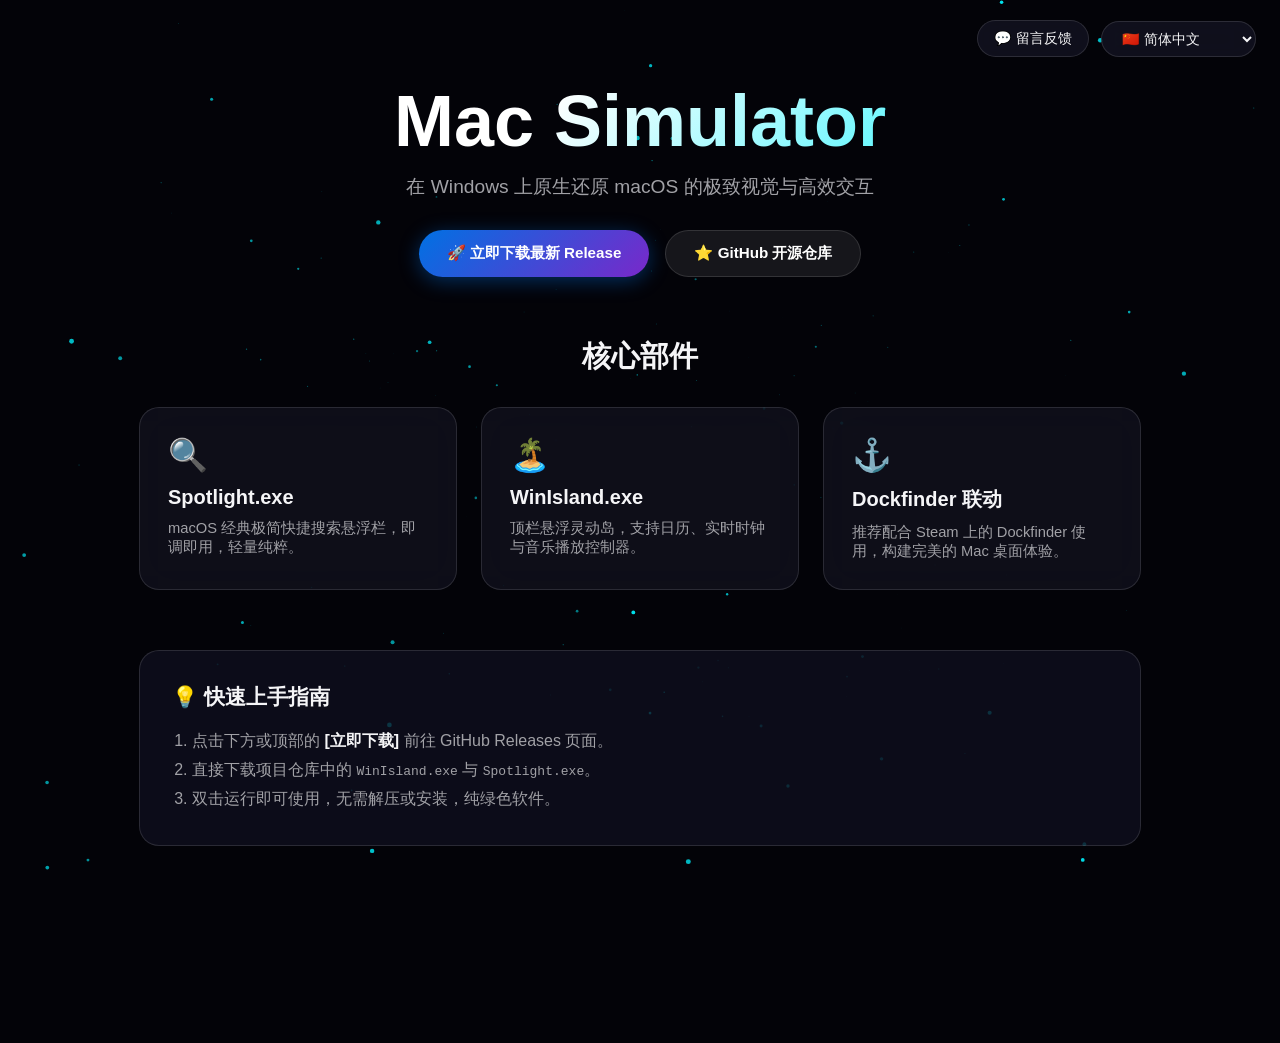
<file: index.html>
<!DOCTYPE html>
<html lang="zh-CN">
<head>
    <meta charset="UTF-8">
    <meta name="viewport" content="width=device-width, initial-scale=1.0">
    <link rel="icon" type="image/png" href="favicon.png">
    <title>Mac Simulator - FireMew0K</title>

    <script>
      if (location.pathname.endsWith('.html')) {
        var cleanPath = location.pathname.replace(/\.html$/, '');
        if (cleanPath.endsWith('/index')) cleanPath = cleanPath.replace(/\/index$/, '/');
        history.replaceState(null, '', cleanPath + location.search + location.hash);
      }
    </script>
    
    <style>
        :root {
            --accent-blue: #0071e3;
            --accent-cyan: #00f2fe;
            --accent-purple: #7928ca;
            --bg-black: #030308;
            --card-bg: rgba(20, 20, 35, 0.65);
            --card-border: rgba(255, 255, 255, 0.12);
            --text-main: #f5f5f7;
            --text-sub: #a1a1a6;
        }

        * {
            box-sizing: border-box;
            margin: 0;
            padding: 0;
            user-select: none;
        }

        body, html {
            width: 100%;
            height: 100%;
            overflow-x: hidden;
            background-color: var(--bg-black);
            font-family: -apple-system, BlinkMacSystemFont, "Segoe UI", Roboto, sans-serif;
            color: var(--text-main);
        }

        #bg-canvas {
            position: fixed;
            top: 0;
            left: 0;
            width: 100vw;
            height: 100vh;
            z-index: 0;
            pointer-events: none;
        }

        .top-nav {
            position: fixed;
            top: 20px;
            right: 24px;
            z-index: 100;
            display: flex;
            align-items: center;
            gap: 12px;
        }

        .nav-btn {
            background: rgba(20, 20, 35, 0.75);
            color: var(--text-main);
            border: 1px solid var(--card-border);
            padding: 8px 16px;
            border-radius: 20px;
            font-size: 0.88rem;
            outline: none;
            cursor: pointer;
            backdrop-filter: blur(15px);
            text-decoration: none;
            display: inline-flex;
            align-items: center;
            transition: all 0.3s ease;
        }

        .nav-btn:hover {
            border-color: var(--accent-cyan);
            box-shadow: 0 0 15px rgba(0, 242, 254, 0.2);
            color: #fff;
        }

        .lang-select {
            background: rgba(20, 20, 35, 0.75);
            color: var(--text-main);
            border: 1px solid var(--card-border);
            padding: 8px 16px;
            border-radius: 20px;
            font-size: 0.88rem;
            outline: none;
            cursor: pointer;
            backdrop-filter: blur(15px);
            transition: all 0.3s ease;
        }

        .lang-select:hover {
            border-color: var(--accent-cyan);
            box-shadow: 0 0 15px rgba(0, 242, 254, 0.2);
        }

        .lang-select option {
            background-color: #0d0d1a;
            color: var(--text-main);
        }

        #main-content {
            position: relative;
            width: 100vw;
            min-height: 100vh;
            z-index: 5;
        }

        .container {
            max-width: 1050px;
            margin: 0 auto;
            padding: 80px 24px 60px;
        }

        .hero {
            text-align: center;
            margin-bottom: 60px;
        }

        .hero h1 {
            font-size: clamp(2.8rem, 6vw, 4.5rem);
            font-weight: 800;
            background: linear-gradient(135deg, #fff 40%, var(--accent-cyan) 100%);
            -webkit-background-clip: text;
            -webkit-text-fill-color: transparent;
            margin-bottom: 12px;
        }

        .hero p {
            font-size: 1.2rem;
            color: var(--text-sub);
        }

        .btn-group {
            display: flex;
            justify-content: center;
            gap: 16px;
            margin-top: 30px;
            flex-wrap: wrap;
        }

        .btn {
            padding: 12px 28px;
            border-radius: 30px;
            font-size: 0.95rem;
            font-weight: 600;
            text-decoration: none;
            transition: all 0.3s ease;
            display: inline-flex;
            align-items: center;
            gap: 8px;
        }

        .btn-primary {
            background: linear-gradient(135deg, var(--accent-blue), var(--accent-purple));
            color: #fff;
            box-shadow: 0 4px 20px rgba(0, 113, 227, 0.4);
        }

        .btn-primary:hover {
            transform: translateY(-2px);
            box-shadow: 0 8px 30px rgba(0, 113, 227, 0.7);
        }

        .btn-secondary {
            background: rgba(255, 255, 255, 0.08);
            color: #fff;
            border: 1px solid var(--card-border);
        }

        .btn-secondary:hover {
            background: rgba(255, 255, 255, 0.16);
            transform: translateY(-2px);
        }

        .section-title {
            font-size: 1.8rem;
            margin-bottom: 30px;
            text-align: center;
        }

        .grid {
            display: grid;
            grid-template-columns: repeat(auto-fit, minmax(280px, 1fr));
            gap: 24px;
            margin-bottom: 60px;
        }

        .card {
            background: var(--card-bg);
            border: 1px solid var(--card-border);
            border-radius: 20px;
            padding: 28px;
            backdrop-filter: blur(20px);
            transition: all 0.3s ease;
        }

        .card:hover {
            border-color: var(--accent-cyan);
            transform: translateY(-5px);
            box-shadow: 0 10px 30px rgba(0, 242, 254, 0.15);
        }

        .card-icon {
            font-size: 2rem;
            margin-bottom: 12px;
        }

        .card h3 {
            font-size: 1.25rem;
            margin-bottom: 10px;
        }

        .card p {
            color: var(--text-sub);
            font-size: 0.92rem;
        }

        .usage-box {
            background: rgba(15, 15, 30, 0.8);
            border: 1px solid var(--card-border);
            border-radius: 20px;
            padding: 32px;
            margin-bottom: 60px;
        }

        .usage-box ol {
            padding-left: 20px;
            color: var(--text-sub);
            line-height: 1.8;
        }

        .usage-box li strong {
            color: var(--text-main);
        }

        footer {
            text-align: center;
            padding: 30px 0;
            color: var(--text-sub);
            border-top: 1px solid var(--card-border);
            font-size: 0.9rem;
        }

        footer a {
            color: var(--accent-cyan);
            text-decoration: none;
        }
    </style>
</head>
<body>

    <canvas id="bg-canvas"></canvas>

    <div class="top-nav">
        <a href="feedback.html" class="nav-btn" id="btnGoFeedback">💬 留言反馈</a>
        <select id="langSelect" class="lang-select">
            <option value="zh_cn">🇨🇳 简体中文</option>
            <option value="pt_pt">🇵🇹 Português</option>
            <option value="en_us">🇺🇸 English (US)</option>
        </select>
    </div>

    <div id="main-content">
        <div class="container">
            <header class="hero">
                <h1>Mac Simulator</h1>
                <p id="heroSubtitle">在 Windows 上原生还原 macOS 的极致视觉与高效交互</p>

                <div class="btn-group">
                    <a href="https://github.com/steveqwer5-pixel/Mac-Simulator/releases" class="btn btn-primary" target="_blank" id="btnDownload">
                        🚀 立即下载最新 Release
                    </a>
                    <a href="https://github.com/steveqwer5-pixel/Mac-Simulator" class="btn btn-secondary" target="_blank" id="btnRepo">
                        ⭐ GitHub 开源仓库
                    </a>
                </div>
            </header>

            <h2 class="section-title" id="sectionComponents">核心部件</h2>
            <div class="grid">
                <div class="card">
                    <div class="card-icon">🔍</div>
                    <h3>Spotlight.exe</h3>
                    <p id="descSpotlight">macOS 经典极简快捷搜索悬浮栏，即调即用，轻量纯粹。</p>
                </div>
                <div class="card">
                    <div class="card-icon">🏝️</div>
                    <h3>WinIsland.exe</h3>
                    <p id="descWinIsland">顶栏悬浮灵动岛，支持日历、实时时钟与音乐播放控制器。</p>
                </div>
                <div class="card">
                    <div class="card-icon">⚓</div>
                    <h3 id="titleDockfinder">Dockfinder 联动</h3>
                    <p id="descDockfinder">推荐配合 Steam 上的 Dockfinder 使用，构建完美的 Mac 桌面体验。</p>
                </div>
            </div>

            <div class="usage-box">
                <h3 style="margin-bottom: 16px; font-size: 1.3rem;" id="titleQuickStart">💡 快速上手指南</h3>
                <ol id="usageList">
                    <li>点击下方或顶部的 <strong>[立即下载]</strong> 前往 GitHub Releases 页面。</li>
                    <li>直接下载项目仓库中的 <code>WinIsland.exe</code> 与 <code>Spotlight.exe</code>。</li>
                    <li>双击运行即可使用，无需解压或安装，纯绿色软件。</li>
                </ol>
            </div>

            <footer>
                <p><span id="footerText">Designed & Developed by</span> <strong>FireMew0K</strong> | Project hosted on <a href="https://github.com/steveqwer5-pixel/Mac-Simulator" target="_blank">GitHub</a></p>
            </footer>
        </div>
    </div>

    <script>
        const canvas = document.getElementById('bg-canvas');
        const ctx = canvas.getContext('2d');
        let width = canvas.width = window.innerWidth;
        let height = canvas.height = window.innerHeight;

        window.addEventListener('resize', () => {
            width = canvas.width = window.innerWidth;
            height = canvas.height = window.innerHeight;
        });

        const stars = [];
        const starCount = 280;
        let speed = 0.8;

        for (let i = 0; i < starCount; i++) {
            stars.push({
                x: (Math.random() - 0.5) * width * 2,
                y: (Math.random() - 0.5) * height * 2,
                z: Math.random() * width,
                size: Math.random() * 1.5
            });
        }

        function drawStars() {
            ctx.fillStyle = '#030308';
            ctx.fillRect(0, 0, width, height);

            const cx = width / 2;
            const cy = height / 2;

            for (let i = 0; i < starCount; i++) {
                let star = stars[i];
                star.z -= speed;

                if (star.z <= 0) {
                    star.z = width;
                    star.x = (Math.random() - 0.5) * width * 2;
                    star.y = (Math.random() - 0.5) * height * 2;
                }

                let k = 250 / star.z;
                let px = star.x * k + cx;
                let py = star.y * k + cy;

                if (px >= 0 && px <= width && py >= 0 && py <= height) {
                    let size = (1 - star.z / width) * 2.2 * star.size;
                    let alpha = (1 - star.z / width);
                    ctx.fillStyle = `rgba(0, 242, 254, ${alpha})`;
                    ctx.beginPath();
                    ctx.arc(px, py, size > 0 ? size : 0.5, 0, Math.PI * 2);
                    ctx.fill();
                }
            }
            requestAnimationFrame(drawStars);
        }
        drawStars();

        const i18n = {
            zh_cn: {
                btnGoFeedback: "💬 留言反馈",
                heroSubtitle: "在 Windows 上原生还原 macOS 的极致视觉与高效交互",
                btnDownload: "🚀 立即下载最新 Release",
                btnRepo: "⭐ GitHub 开源仓库",
                sectionComponents: "核心部件",
                descSpotlight: "macOS 经典极简快捷搜索悬浮栏，即调即用，轻量纯粹。",
                descWinIsland: "顶栏悬浮灵动岛，支持日历、实时时钟与音乐播放控制器。",
                titleDockfinder: "Dockfinder 联动",
                descDockfinder: "推荐配合 Steam 上的 Dockfinder 使用，构建完美的 Mac 桌面体验。",
                titleQuickStart: "💡 快速上手指南",
                usageSteps: [
                    "点击下方或顶部的 <strong>[立即下载]</strong> 前往 GitHub Releases 页面。",
                    "直接下载项目仓库中的 <code>WinIsland.exe</code> 与 <code>Spotlight.exe</code>。",
                    "双击运行即可使用，无需解压或安装，纯绿色软件。"
                ],
                footerText: "Designed & Developed by"
            },
            pt_pt: {
                btnGoFeedback: "💬 Feedback",
                heroSubtitle: "Restaurando nativamente a experiência visual e de interação do macOS no Windows",
                btnDownload: "🚀 Baixar Último Release",
                btnRepo: "⭐ Repositório no GitHub",
                sectionComponents: "Componentes Principais",
                descSpotlight: "Barra de pesquisa rápida minimalista no estilo macOS, leve e instantânea.",
                descWinIsland: "Dynamic Island flutuante no topo, suporte a calendário, relógio e controle de música.",
                titleDockfinder: "Integração Dockfinder",
                descDockfinder: "Recomendado usar junto com o Dockfinder na Steam para criar a experiência Mac perfeita.",
                titleQuickStart: "💡 Guia Rápido de Início",
                usageSteps: [
                    "Clique em <strong>[Baixar Último Release]</strong> para ir à página de lançamentos do GitHub.",
                    "Baixe diretamente os arquivos <code>WinIsland.exe</code> e <code>Spotlight.exe</code>.",
                    "Dê um duplo clique para executar. Sem necessidade de instalação, 100% portátil."
                ],
                footerText: "Desenhado e Desenvolvido por"
            },
            en_us: {
                btnGoFeedback: "💬 Feedback",
                heroSubtitle: "Natively reproducing macOS visuals and efficient interaction on Windows",
                btnDownload: "🚀 Download Latest Release",
                btnRepo: "⭐ GitHub Repository",
                sectionComponents: "Core Components",
                descSpotlight: "Classic macOS minimalist quick search float bar, instant call and lightweight.",
                descWinIsland: "Top floating Dynamic Island with calendar, real-time clock, and music media control.",
                titleDockfinder: "Dockfinder Linkage",
                descDockfinder: "Recommended to use with Dockfinder on Steam for a complete Mac desktop experience.",
                titleQuickStart: "💡 Quick Start Guide",
                usageSteps: [
                    "Click <strong>[Download Latest Release]</strong> above to visit the GitHub Releases page.",
                    "Download <code>WinIsland.exe</code> and <code>Spotlight.exe</code> directly from the repository.",
                    "Double click to run instantly. No installation required, standalone green software."
                ],
                footerText: "Designed & Developed by"
            }
        };

        const langSelect = document.getElementById('langSelect');

        function changeLanguage(lang) {
            const data = i18n[lang] || i18n.zh_cn;
            document.getElementById('btnGoFeedback').innerText = data.btnGoFeedback;
            document.getElementById('heroSubtitle').innerText = data.heroSubtitle;
            document.getElementById('btnDownload').innerHTML = data.btnDownload;
            document.getElementById('btnRepo').innerHTML = data.btnRepo;
            document.getElementById('sectionComponents').innerText = data.sectionComponents;
            document.getElementById('descSpotlight').innerText = data.descSpotlight;
            document.getElementById('descWinIsland').innerText = data.descWinIsland;
            document.getElementById('titleDockfinder').innerText = data.titleDockfinder;
            document.getElementById('descDockfinder').innerText = data.descDockfinder;
            document.getElementById('titleQuickStart').innerText = data.titleQuickStart;
            document.getElementById('footerText').innerText = data.footerText;

            const usageList = document.getElementById('usageList');
            usageList.innerHTML = '';
            data.usageSteps.forEach(stepHtml => {
                const li = document.createElement('li');
                li.innerHTML = stepHtml;
                usageList.appendChild(li);
            });
        }

        langSelect.addEventListener('change', (e) => {
            changeLanguage(e.target.value);
        });
    </script>
</body>
</html>
</file>
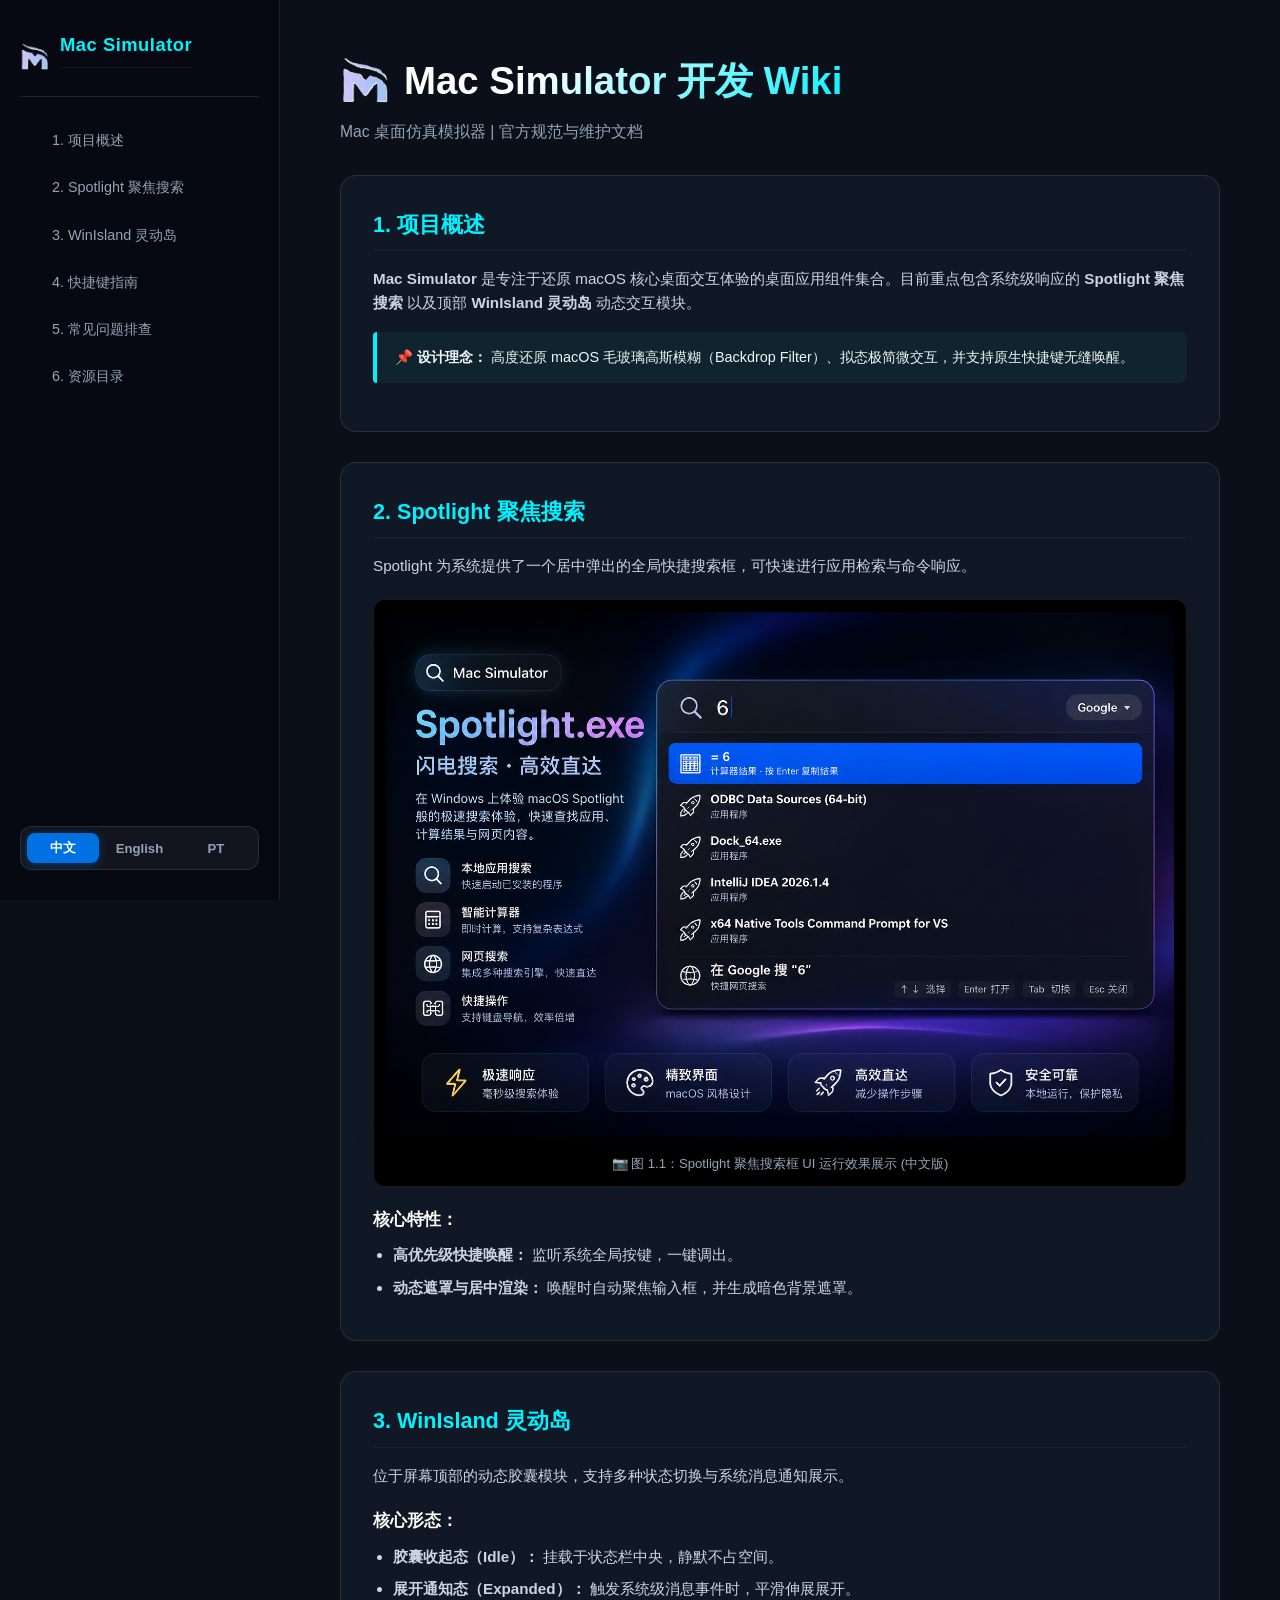
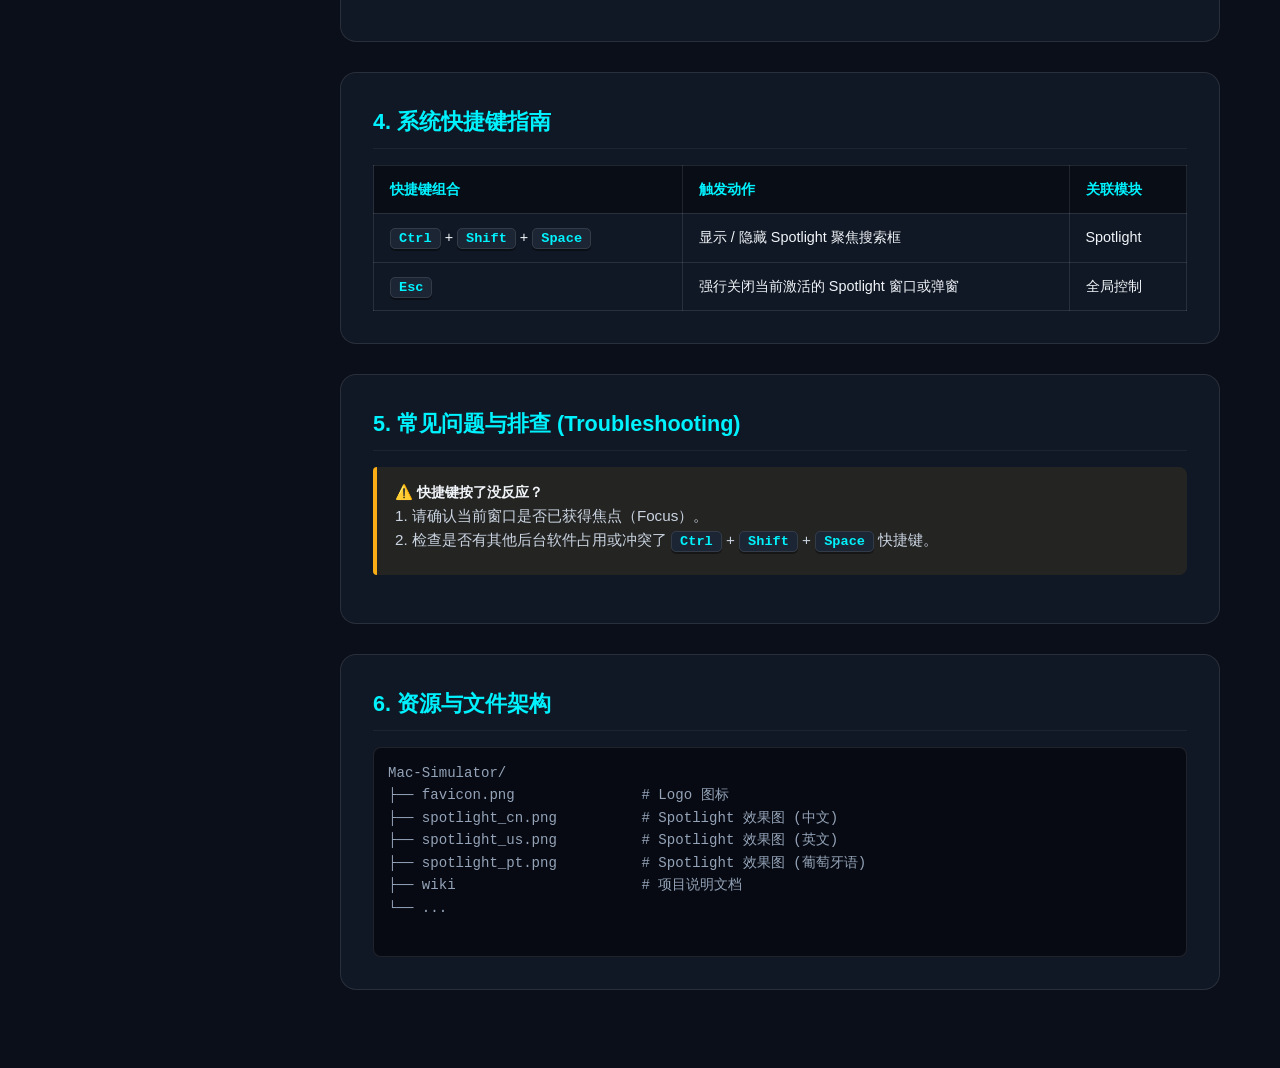
<file: wiki.html>
<!DOCTYPE html>
<html lang="zh-CN">
<head>
    <meta charset="UTF-8">
    <meta name="viewport" content="width=device-width, initial-scale=1.0">
    <link rel="icon" type="image/png" href="favicon.png">
    <title>Mac Simulator Wiki</title>

    <script>
      if (location.pathname.endsWith('.html')) {
        var cleanPath = location.pathname.replace(/\.html$/, '');
        if (cleanPath.endsWith('/index')) cleanPath = cleanPath.replace(/\/index$/, '/');
        history.replaceState(null, '', cleanPath + location.search + location.hash);
      }
    </script>

    <style>
        :root {
            --bg-black: #0b0f19;
            --card-bg: rgba(21, 29, 42, 0.75);
            --card-border: rgba(255, 255, 255, 0.1);
            --text-main: #f1f5f9;
            --text-sub: #94a3b8;
            --accent-cyan: #00f2fe;
            --accent-blue: #0071e3;
            --accent-purple: #7928ca;
            --accent-yellow: #faad14;
            --code-bg: #070a12;
        }

        * { box-sizing: border-box; margin: 0; padding: 0; }

        body {
            background-color: var(--bg-black);
            color: var(--text-main);
            font-family: -apple-system, BlinkMacSystemFont, "Segoe UI", Roboto, sans-serif;
            line-height: 1.6;
            display: flex;
        }

        /* 侧边栏 */
        .sidebar {
            width: 280px;
            height: 100vh;
            position: fixed;
            top: 0; left: 0;
            background: #060911;
            border-right: 1px solid var(--card-border);
            padding: 30px 20px;
            overflow-y: auto;
            display: flex;
            flex-direction: column;
            justify-content: space-between;
        }

        .sidebar-top { flex: 1; }

        .sidebar-header {
            display: flex;
            align-items: center;
            gap: 12px;
            margin-bottom: 24px;
            padding-bottom: 12px;
            border-bottom: 1px solid var(--card-border);
        }

        .sidebar-header img {
            width: 28px;
            height: 28px;
            object-fit: contain;
        }

        .sidebar-header h2 {
            font-size: 1.15rem;
            color: var(--accent-cyan);
            letter-spacing: 0.5px;
        }

        .sidebar ul { list-style: none; }
        .sidebar li { margin-bottom: 8px; }
        .sidebar a {
            color: var(--text-sub);
            text-decoration: none;
            font-size: 0.9rem;
            transition: all 0.2s;
            display: block;
            padding: 8px 12px;
            border-radius: 8px;
        }
        .sidebar a:hover {
            color: var(--accent-cyan);
            background: rgba(0, 242, 254, 0.08);
        }

        /* 语言选择按钮样式 */
        .lang-switch {
            background: rgba(255, 255, 255, 0.05);
            border: 1px solid var(--card-border);
            border-radius: 12px;
            padding: 6px;
            display: flex;
            gap: 4px;
            margin-top: 20px;
        }

        .lang-btn {
            flex: 1;
            background: transparent;
            border: none;
            color: var(--text-sub);
            padding: 6px 0;
            border-radius: 8px;
            font-size: 0.82rem;
            font-weight: 600;
            cursor: pointer;
            transition: all 0.2s;
        }

        .lang-btn.active {
            background: var(--accent-blue);
            color: #fff;
            box-shadow: 0 2px 8px rgba(0, 113, 227, 0.4);
        }

        /* 内容区 */
        .content {
            margin-left: 280px;
            padding: 50px 60px;
            max-width: 1080px;
            width: 100%;
        }

        .title-box {
            display: flex;
            align-items: center;
            gap: 16px;
            margin-bottom: 8px;
        }

        .title-box img {
            width: 48px;
            height: 48px;
            object-fit: contain;
        }

        h1 {
            font-size: 2.4rem;
            font-weight: 800;
            background: linear-gradient(135deg, #fff 30%, var(--accent-cyan) 100%);
            -webkit-background-clip: text;
            -webkit-text-fill-color: transparent;
        }

        .subtitle { color: var(--text-sub); margin-bottom: 30px; font-size: 0.98rem; }

        section {
            background: var(--card-bg);
            border: 1px solid var(--card-border);
            border-radius: 16px;
            padding: 32px;
            margin-bottom: 30px;
            backdrop-filter: blur(20px);
        }

        h2 {
            font-size: 1.35rem;
            color: var(--accent-cyan);
            margin-bottom: 16px;
            display: flex;
            align-items: center;
            gap: 10px;
            border-bottom: 1px solid rgba(255, 255, 255, 0.05);
            padding-bottom: 8px;
        }

        h3 { font-size: 1.05rem; color: #fff; margin: 20px 0 10px; }

        p, li { color: #cbd5e1; font-size: 0.95rem; margin-bottom: 8px; }
        ul, ol { padding-left: 20px; }

        .callout {
            border-left: 4px solid var(--accent-cyan);
            background: rgba(0, 242, 254, 0.05);
            padding: 14px 18px;
            border-radius: 4px 8px 8px 4px;
            margin: 16px 0;
            font-size: 0.9rem;
        }

        .callout-warning {
            border-left-color: var(--accent-yellow);
            background: rgba(250, 173, 20, 0.08);
        }

        /* 图片预览展台 */
        .img-container {
            margin: 20px 0;
            background: #000;
            border: 1px solid var(--card-border);
            border-radius: 12px;
            padding: 12px;
            text-align: center;
        }

        .img-container img {
            max-width: 100%;
            height: auto;
            border-radius: 8px;
            box-shadow: 0 8px 24px rgba(0,0,0,0.6);
            transition: opacity 0.3s ease;
        }

        .img-caption {
            font-size: 0.82rem;
            color: var(--text-sub);
            margin-top: 8px;
            text-align: center;
        }

        kbd {
            background: #1c2533;
            border: 1px solid var(--card-border);
            color: var(--accent-cyan);
            padding: 2px 8px;
            border-radius: 5px;
            font-size: 0.85rem;
            font-weight: 600;
            box-shadow: 0 2px 0 rgba(0,0,0,0.4);
        }

        .table-custom {
            width: 100%;
            border-collapse: collapse;
            margin-top: 14px;
        }

        .table-custom th, .table-custom td {
            border: 1px solid var(--card-border);
            padding: 12px 16px;
            text-align: left;
            font-size: 0.9rem;
        }

        .table-custom th {
            background: #080d16;
            color: var(--accent-cyan);
        }

        pre {
            background: var(--code-bg);
            border: 1px solid var(--card-border);
            padding: 14px;
            border-radius: 8px;
            color: var(--text-sub);
            font-family: monospace;
            font-size: 0.88rem;
            margin-top: 10px;
            overflow-x: auto;
        }
    </style>
</head>
<body>

    <div class="sidebar">
        <div class="sidebar-top">
            <div class="sidebar-header">
                <img src="favicon.png" alt="logo" onerror="this.style.display='none'">
                <h2>Mac Simulator</h2>
            </div>
            <ul>
                <li><a href="#overview" id="nav-overview">1. 项目概述</a></li>
                <li><a href="#spotlight" id="nav-spotlight">2. Spotlight 聚焦搜索</a></li>
                <li><a href="#winisland" id="nav-winisland">3. WinIsland 灵动岛</a></li>
                <li><a href="#shortcuts" id="nav-shortcuts">4. 快捷键指南</a></li>
                <li><a href="#troubleshooting" id="nav-troubleshooting">5. 常见问题排查</a></li>
                <li><a href="#assets" id="nav-assets">6. 资源目录</a></li>
            </ul>
        </div>

        <div class="lang-switch">
            <button class="lang-btn active" onclick="switchLang('zh', event)">中文</button>
            <button class="lang-btn" onclick="switchLang('en', event)">English</button>
            <button class="lang-btn" onclick="switchLang('pt', event)">PT</button>
        </div>
    </div>

    <div class="content">
        <div class="title-box">
            <img src="favicon.png" alt="logo" onerror="this.style.display='none'">
            <h1 id="txt-title">Mac Simulator 开发 Wiki</h1>
        </div>
        <p class="subtitle" id="txt-subtitle">Mac 桌面仿真模拟器 | 官方规范与维护文档</p>

        <section id="overview">
            <h2 id="sec1-title">1. 项目概述</h2>
            <p id="sec1-p1"><strong>Mac Simulator</strong> 是专注于还原 macOS 核心桌面交互体验的桌面应用组件集合。目前重点包含系统级响应的 <strong>Spotlight 聚焦搜索</strong> 以及顶部 <strong>WinIsland 灵动岛</strong> 动态交互模块。</p>
            
            <div class="callout">
                📌 <strong id="sec1-tip-title">设计理念：</strong> <span id="sec1-tip-desc">高度还原 macOS 毛玻璃高斯模糊（Backdrop Filter）、拟态极简微交互，并支持原生快捷键无缝唤醒。</span>
            </div>
        </section>

        <section id="spotlight">
            <h2 id="sec2-title">2. Spotlight 聚焦搜索</h2>
            <p id="sec2-p1">Spotlight 为系统提供了一个居中弹出的全局快捷搜索框，可快速进行应用检索与命令响应。</p>

            <div class="img-container">
                <img id="spotlight-img" src="spotlight_cn.png" alt="Spotlight 运行效果" onerror="this.onerror=null; this.alt='[ 图片加载失败，请检查文件路径 ]'">
                <div class="img-caption" id="spotlight-img-caption">📷 图 1.1：Spotlight 聚焦搜索框 UI 运行效果展示 (中文版)</div>
            </div>

            <h3 id="sec2-sub">核心特性：</h3>
            <ul>
                <li id="sec2-li1"><strong>高优先级快捷唤醒：</strong> 监听系统全局按键，一键调出。</li>
                <li id="sec2-li2"><strong>动态遮罩与居中渲染：</strong> 唤醒时自动聚焦输入框，并生成暗色背景遮罩。</li>
            </ul>
        </section>

        <section id="winisland">
            <h2 id="sec3-title">3. WinIsland 灵动岛</h2>
            <p id="sec3-p1">位于屏幕顶部的动态胶囊模块，支持多种状态切换与系统消息通知展示。</p>

            <h3 id="sec3-sub">核心形态：</h3>
            <ul>
                <li id="sec3-li1"><strong>胶囊收起态（Idle）：</strong> 挂载于状态栏中央，静默不占空间。</li>
                <li id="sec3-li2"><strong>展开通知态（Expanded）：</strong> 触发系统级消息事件时，平滑伸展展开。</li>
            </ul>
        </section>

        <section id="shortcuts">
            <h2 id="sec4-title">4. 系统快捷键指南</h2>
            <table class="table-custom">
                <thead>
                    <tr>
                        <th id="th-1">快捷键组合</th>
                        <th id="th-2">触发动作</th>
                        <th id="th-3">关联模块</th>
                    </tr>
                </thead>
                <tbody>
                    <tr>
                        <td><kbd>Ctrl</kbd> + <kbd>Shift</kbd> + <kbd>Space</kbd></td>
                        <td id="td-spotlight-act">显示 / 隐藏 Spotlight 聚焦搜索框</td>
                        <td>Spotlight</td>
                    </tr>
                    <tr>
                        <td><kbd>Esc</kbd></td>
                        <td id="td-esc-act">强行关闭当前激活的 Spotlight 窗口或弹窗</td>
                        <td id="td-esc-mod">全局控制</td>
                    </tr>
                </tbody>
            </table>
        </section>

        <section id="troubleshooting">
            <h2 id="sec5-title">5. 常见问题与排查 (Troubleshooting)</h2>
            <div class="callout callout-warning">
                ⚠️ <strong id="sec5-warn-title">快捷键按了没反应？</strong>
                <p id="sec5-warn-desc">1. 请确认当前窗口是否已获得焦点（Focus）。<br>
                2. 检查是否有其他后台软件占用或冲突了 <kbd>Ctrl</kbd> + <kbd>Shift</kbd> + <kbd>Space</kbd> 快捷键。</p>
            </div>
        </section>

        <section id="assets">
            <h2 id="sec6-title">6. 资源与文件架构</h2>
            <pre>
Mac-Simulator/
├── favicon.png               # Logo 图标
├── spotlight_cn.png          # Spotlight 效果图 (中文)
├── spotlight_us.png          # Spotlight 效果图 (英文)
├── spotlight_pt.png          # Spotlight 效果图 (葡萄牙语)
├── wiki                      # 项目说明文档
└── ...
            </pre>
        </section>

    </div>

    <script>
        const i18n = {
            zh: {
                title: "Mac Simulator 开发 Wiki",
                subtitle: "Mac 桌面仿真模拟器 | 官方规范与维护文档",
                nav: ["1. 项目概述", "2. Spotlight 聚焦搜索", "3. WinIsland 灵动岛", "4. 快捷键指南", "5. 常见问题排查", "6. 资源目录"],
                sec1Title: "1. 项目概述",
                sec1P1: "<strong>Mac Simulator</strong> 是专注于还原 macOS 核心桌面交互体验的桌面应用组件集合。目前重点包含系统级响应的 <strong>Spotlight 聚焦搜索</strong> 以及顶部 <strong>WinIsland 灵动岛</strong> 动态交互模块。",
                sec1TipTitle: "设计理念：",
                sec1TipDesc: "高度还原 macOS 毛玻璃高斯模糊（Backdrop Filter）、拟态极简微交互，并支持原生快捷键无缝唤醒。",
                sec2Title: "2. Spotlight 聚焦搜索",
                sec2P1: "Spotlight 为系统提供了一个居中弹出的全局快捷搜索框，可快速进行应用检索与命令响应。",
                spotlightImg: "spotlight_cn.png",
                spotlightCaption: "📷 图 1.1：Spotlight 聚焦搜索框 UI 运行效果展示 (中文版)",
                sec2Sub: "核心特性：",
                sec2Li1: "<strong>高优先级快捷唤醒：</strong> 监听系统全局按键，一键调出。",
                sec2Li2: "<strong>动态遮罩与居中渲染：</strong> 唤醒时自动聚焦输入框，并生成暗色背景遮罩。",
                sec3Title: "3. WinIsland 灵动岛",
                sec3P1: "位于屏幕顶部的动态胶囊模块，支持多种状态切换与系统消息通知展示。",
                sec3Sub: "核心形态：",
                sec3Li1: "<strong>胶囊收起态（Idle）：</strong> 挂载于状态栏中央，静默不占空间。",
                sec3Li2: "<strong>展开通知态（Expanded）：</strong> 触发系统级消息事件时，平滑伸展展开。",
                sec4Title: "4. 系统快捷键指南",
                th: ["快捷键组合", "触发动作", "关联模块"],
                tdSpotlight: "显示 / 隐藏 Spotlight 聚焦搜索框",
                tdEscAct: "强行关闭当前激活的 Spotlight 窗口或弹窗",
                tdEscMod: "全局控制",
                sec5Title: "5. 常见问题与排查 (Troubleshooting)",
                sec5WarnTitle: "快捷键按了没反应？",
                sec5WarnDesc: "1. 请确认当前窗口是否已获得焦点（Focus）。<br>2. 检查是否有其他后台软件占用或冲突了 <kbd>Ctrl</kbd> + <kbd>Shift</kbd> + <kbd>Space</kbd> 快捷键。",
                sec6Title: "6. 资源与文件架构"
            },
            en: {
                title: "Mac Simulator Dev Wiki",
                subtitle: "Mac Desktop Simulator | Official Specification & Maintenance Docs",
                nav: ["1. Overview", "2. Spotlight Search", "3. WinIsland", "4. Shortcuts Guide", "5. Troubleshooting", "6. Resources"],
                sec1Title: "1. Project Overview",
                sec1P1: "<strong>Mac Simulator</strong> is a desktop application component suite focusing on restoring macOS core desktop interactions. Currently features system-responsive <strong>Spotlight Search</strong> and top <strong>WinIsland</strong> dynamic interaction module.",
                sec1TipTitle: "Design Philosophy:",
                sec1TipDesc: "Faithfully reproduces macOS Gaussian blur (Backdrop Filter), minimal micro-interactions, and supports seamless global shortcut wake-up.",
                sec2Title: "2. Spotlight Search",
                sec2P1: "Spotlight provides a centered popup global search bar for quick app searching and command execution.",
                spotlightImg: "spotlight_us.png",
                spotlightCaption: "📷 Fig 1.1: Spotlight Search UI Preview (English Version)",
                sec2Sub: "Key Features:",
                sec2Li1: "<strong>High-Priority Global Wakeup:</strong> Listens to global system hotkeys for instant display.",
                sec2Li2: "<strong>Dynamic Overlay & Centered Rendering:</strong> Auto-focuses the input field with a darkened backdrop when triggered.",
                sec3Title: "3. WinIsland",
                sec3P1: "Dynamic capsule module at the top status bar, supporting multi-state transitions and system notifications.",
                sec3Sub: "Core States:",
                sec3Li1: "<strong>Idle Capsule:</strong> Docked quietly at the status bar center, taking minimal space.",
                sec3Li2: "<strong>Expanded Notification:</strong> Smoothly expands when system notifications or interaction events are triggered.",
                sec4Title: "4. System Shortcuts Guide",
                th: ["Shortcut", "Trigger Action", "Module"],
                tdSpotlight: "Show / Hide Spotlight Search",
                tdEscAct: "Force close active Spotlight window or popups",
                tdEscMod: "Global Control",
                sec5Title: "5. Troubleshooting",
                sec5WarnTitle: "Shortcuts not responding?",
                sec5WarnDesc: "1. Ensure current window has focus.<br>2. Check if other background apps conflict with <kbd>Ctrl</kbd> + <kbd>Shift</kbd> + <kbd>Space</kbd>.",
                sec6Title: "6. Resources & File Structure"
            },
            pt: {
                title: "Wiki de Dev do Mac Simulator",
                subtitle: "Simulador de Desktop Mac | Documentação Oficial de Especificação e Manutenção",
                nav: ["1. Visão Geral", "2. Pesquisa Spotlight", "3. WinIsland", "4. Guia de Atalhos", "5. Solução de Problemas", "6. Recursos"],
                sec1Title: "1. Visão Geral do Projeto",
                sec1P1: "<strong>Mac Simulator</strong> é um conjunto de componentes focado em restaurar interações do macOS. Inclui a <strong>Pesquisa Spotlight</strong> e o módulo dinâmico <strong>WinIsland</strong>.",
                sec1TipTitle: "Filosofia de Design:",
                sec1TipDesc: "Reproduz o desfoque gaussiano do macOS (Backdrop Filter), microinterações minimalistas e suporte a atalhos globais.",
                sec2Title: "2. Pesquisa Spotlight",
                sec2P1: "O Spotlight fornece uma barra de pesquisa global centralizada para busca rápida de aplicativos e comandos.",
                spotlightImg: "spotlight_pt.png",
                spotlightCaption: "📷 Fig 1.1: Demonstração do Spotlight UI (Versão em Português)",
                sec2Sub: "Principais Recursos:",
                sec2Li1: "<strong>Ativação por Atalho Global:</strong> Responde a atalhos globais para exibição instantânea.",
                sec2Li2: "<strong>Superposição Dinâmica:</strong> Foca automaticamente no campo de entrada com fundo escurecido.",
                sec3Title: "3. WinIsland",
                sec3P1: "Módulo de cápsula dinâmica na barra de status superior para notificações do sistema.",
                sec3Sub: "Estados Principais:",
                sec3Li1: "<strong>Cápsula Inativa (Idle):</strong> Fixada no centro da barra de status sem ocupar espaço.",
                sec3Li2: "<strong>Notificação Expandida:</strong> Expande suavemente quando eventos ou notificações são disparados.",
                sec4Title: "4. Guia de Atalhos do Sistema",
                th: ["Atalho", "Ação Disparada", "Módulo"],
                tdSpotlight: "Mostrar / Ocultar Pesquisa Spotlight",
                tdEscAct: "Fechar janela do Spotlight ou pop-ups ativos",
                tdEscMod: "Controle Global",
                sec5Title: "5. Solução de Problemas",
                sec5WarnTitle: "Os atalhos não respondem?",
                sec5WarnDesc: "1. Verifique se a janela atual está em foco.<br>2. Verifique se outros aplicativos em segundo plano conflitam com <kbd>Ctrl</kbd> + <kbd>Shift</kbd> + <kbd>Space</kbd>.",
                sec6Title: "6. Recursos e Estrutura de Arquivos"
            }
        };

        function switchLang(lang, e) {
            const data = i18n[lang];
            if (!data) return;

            // 切换按钮高亮状态
            document.querySelectorAll('.lang-btn').forEach(btn => btn.classList.remove('active'));
            if (e && e.target) {
                e.target.classList.add('active');
            }

            // 动态替换文字
            document.getElementById('txt-title').innerText = data.title;
            document.getElementById('txt-subtitle').innerText = data.subtitle;

            // 侧边栏导航
            const navIds = ['nav-overview', 'nav-spotlight', 'nav-winisland', 'nav-shortcuts', 'nav-troubleshooting', 'nav-assets'];
            navIds.forEach((id, idx) => document.getElementById(id).innerText = data.nav[idx]);

            // 各章节
            document.getElementById('sec1-title').innerText = data.sec1Title;
            document.getElementById('sec1-p1').innerHTML = data.sec1P1;
            document.getElementById('sec1-tip-title').innerText = data.sec1TipTitle;
            document.getElementById('sec1-tip-desc').innerText = data.sec1TipDesc;

            document.getElementById('sec2-title').innerText = data.sec2Title;
            document.getElementById('sec2-p1').innerText = data.sec2P1;
            
            // 📸 切换 Spotlight 图片 & 标注
            document.getElementById('spotlight-img').src = data.spotlightImg;
            document.getElementById('spotlight-img-caption').innerText = data.spotlightCaption;

            document.getElementById('sec2-sub').innerText = data.sec2Sub;
            document.getElementById('sec2-li1').innerHTML = data.sec2Li1;
            document.getElementById('sec2-li2').innerHTML = data.sec2Li2;

            document.getElementById('sec3-title').innerText = data.sec3Title;
            document.getElementById('sec3-p1').innerText = data.sec3P1;
            document.getElementById('sec3-sub').innerText = data.sec3Sub;
            document.getElementById('sec3-li1').innerHTML = data.sec3Li1;
            document.getElementById('sec3-li2').innerHTML = data.sec3Li2;

            document.getElementById('sec4-title').innerText = data.sec4Title;
            document.getElementById('th-1').innerText = data.th[0];
            document.getElementById('th-2').innerText = data.th[1];
            document.getElementById('th-3').innerText = data.th[2];
            document.getElementById('td-spotlight-act').innerText = data.tdSpotlight;
            document.getElementById('td-esc-act').innerText = data.tdEscAct;
            document.getElementById('td-esc-mod').innerText = data.tdEscMod;

            document.getElementById('sec5-title').innerText = data.sec5Title;
            document.getElementById('sec5-warn-title').innerText = data.sec5WarnTitle;
            document.getElementById('sec5-warn-desc').innerHTML = data.sec5WarnDesc;

            document.getElementById('sec6-title').innerText = data.sec6Title;
        }
    </script>
</body>
</html>
</file>
